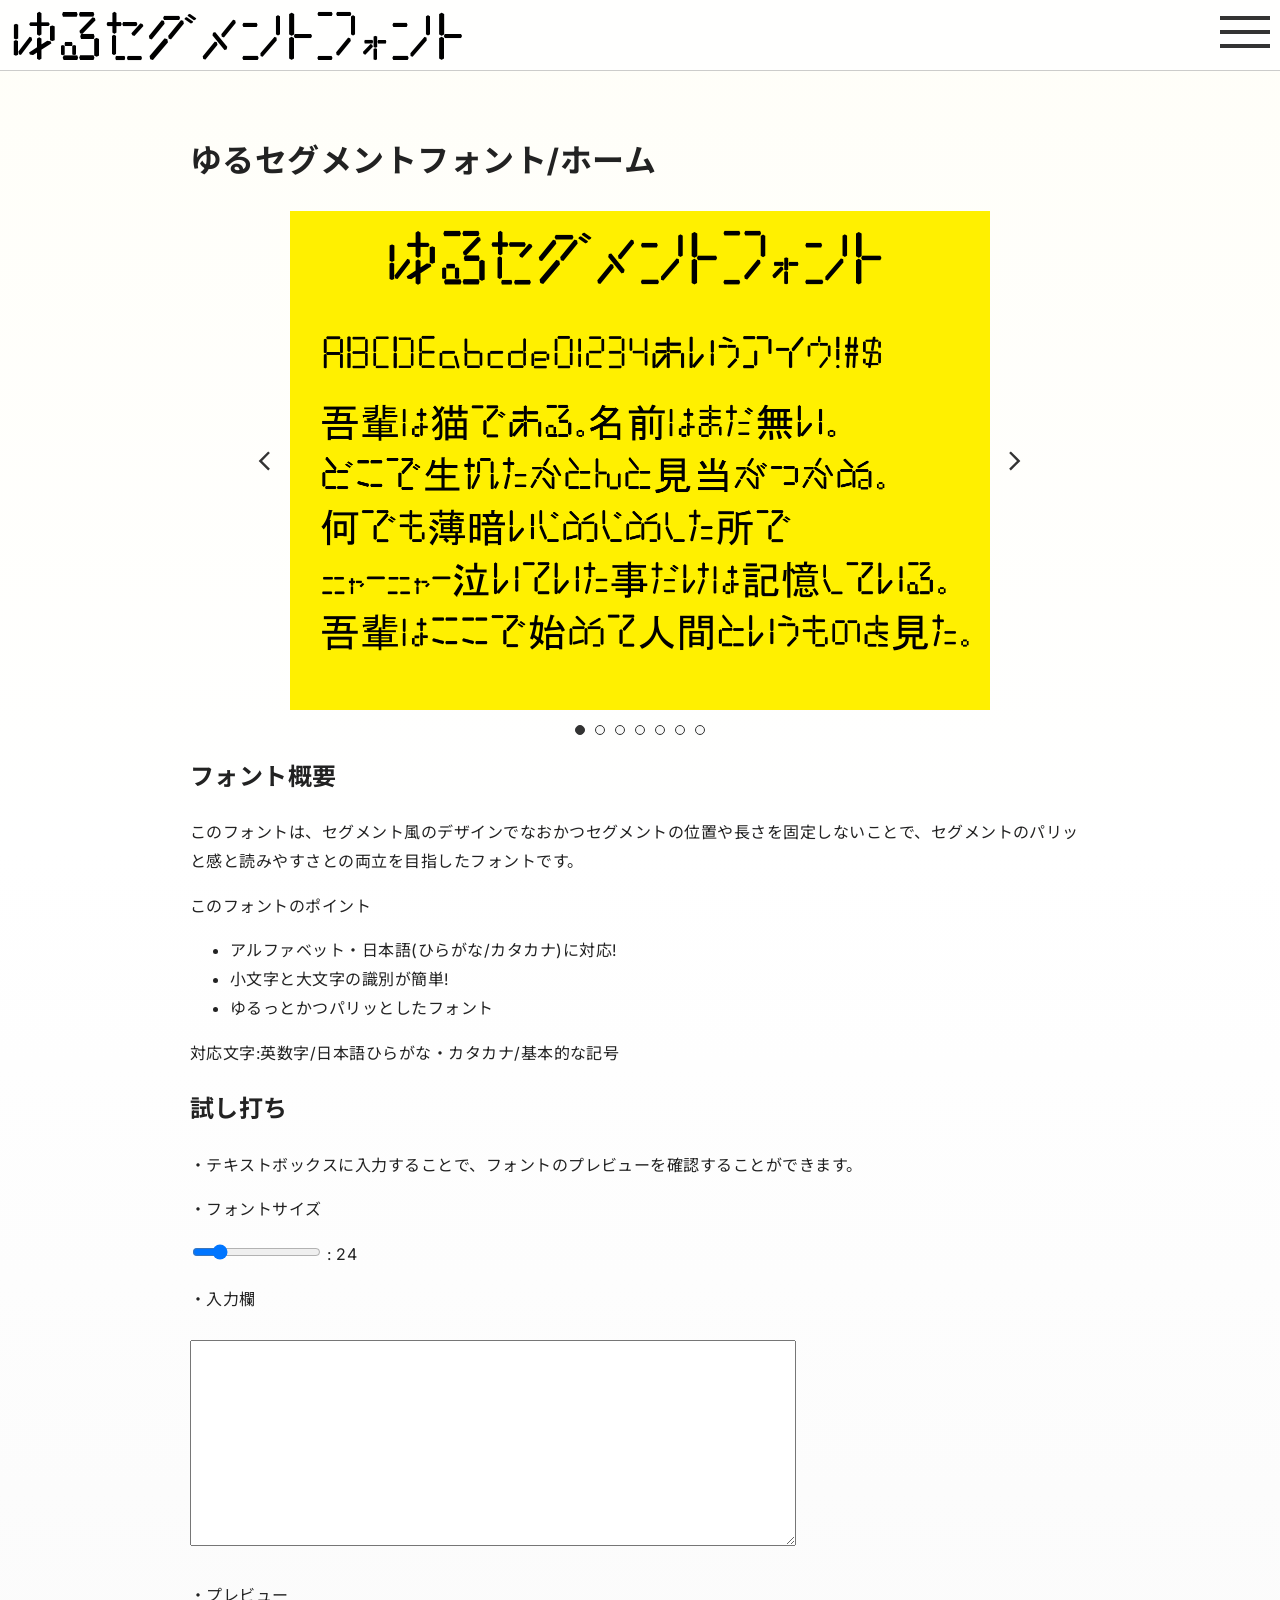
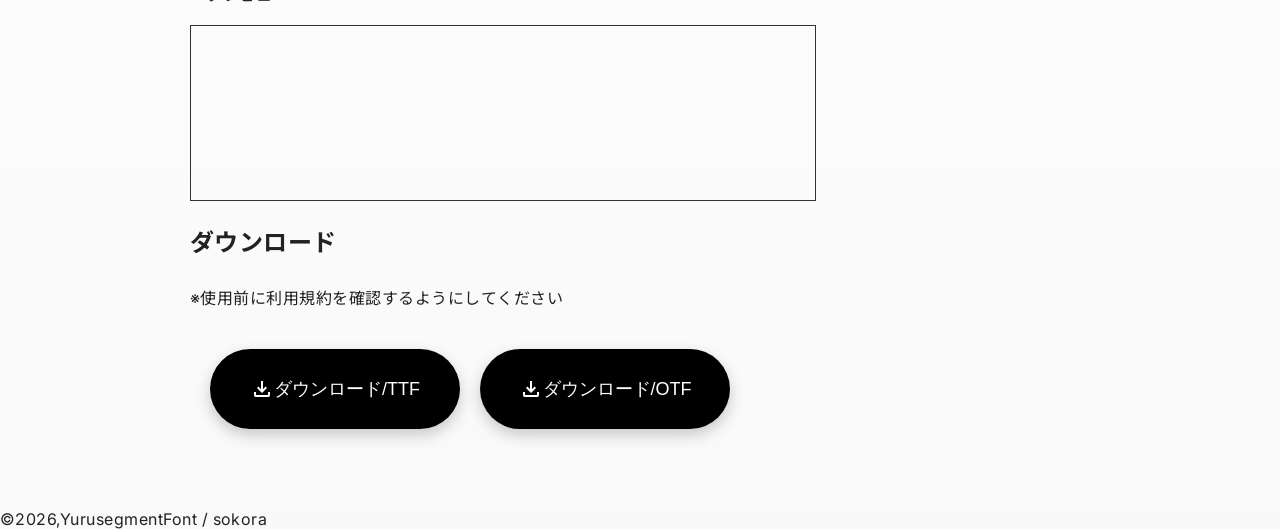
<file: index.html>
<!DOCTYPE html>
<html>
    <head>
        <!-- Google tag (gtag.js) -->
        <script async src="https://www.googletagmanager.com/gtag/js?id=G-CND697DEN7"></script>
        <script>
        window.dataLayer = window.dataLayer || [];
        function gtag(){dataLayer.push(arguments);}
        gtag('js', new Date());
        gtag('config', 'G-CND697DEN7');
        </script>
        <meta charset="UTF-8">
        <title>ゆるセグメントフォント|フリーフォント|商用利用可</title>
        <meta name="description" content="セグメント風フリーフォント「ゆるセグメントフォント」の配布ページです。TTF/OTF両方に対応しています。商用利用可。">
        <meta name="viewport" content="width=device-width, initial-scale=1, minimum-scale=1, user-scalable=yes">
        <link rel="stylesheet" href="Stylesheets.css">
        <link href="https://fonts.googleapis.com/css2?family=Inter:wght@400;500;600&family=Noto+Sans+JP:wght@400;500;600&display=swap" rel="stylesheet">
        <!--OGPタグ-->
        <meta property="og:url" content="https://oisikusananoda-pixel.github.io/YuruSegmentFont/">
        <meta property="og:title" content="ゆるセグメントフォント|フリーフォント|商用利用可">
        <meta property="og:type" content="website">
        <meta property="og:description" content="セグメント風フリーフォント「ゆるセグメントフォント」の配布ページです。TTF/OTF両方に対応しています。商用利用可。">
        <meta property="og:image" content="https://oisikusananoda-pixel.github.io/YuruSegmentFont/YuruSegmentFont_Sample_text.png">
        <meta name="twitter:card" content="summary_large_image">
        <meta name="twitter:site" content="@sokora_no_zasso">
        <meta property="og:site_name" content="ゆるセグメントフォント|フリーフォント|商用利用可">
        <meta property="og:locale" content="ja_JP">
        <!--サイトアイコン-->
        <link rel="icon" href="Yurusegment_Icon.png" sizes="16x16" type="image/png">
        <link rel="icon" href="Yurusegment_Icon.png" sizes="32x32" type="image/png">
        <link rel="icon" href="Yurusegment_Icon.png" sizes="48x48" type="image/png">
        <link rel="icon" href="Yurusegment_Icon.png" sizes="62x62" type="image/png">
        <!--スマホ用アイコン-->
        <link rel="apple-touch-icon" href="Yurusegment_Icon.png" sizes="180x180">
        <link rel="icon" type="image/png" href="Yurusegment_Icon.png" sizes="192x192">
        <!--Windows用タイル設定-->
        <meta name="msapplication-TileImage" content="Yurusegment_Icon">
        <meta name="msapplication-TileColor" content="#FFEEAA">
    </head>
    <body>
        <header>
            <a href="index.html" class="Segment">ゆるセグメントフォント</a>
            <button id="menu">
                <span></span>
                <span></span>
                <span></span>
            </button>
            <nav id="contents">
                <ul>
                    <li><a href="index.html">ホーム</a></li>
                    <li><a href="terms_of_service.html">利用規約/プライバシーポリシー</a></li>
                    <li><a href="Usage_example.html">ニュース/更新履歴</a></li>
                    <li><a href="Contact_form.html">問い合わせ先</a></li>
                    <li><a href="okozukai.html">作者におこづかいをあげる…?</a></li>
                </ul>
            </nav>
            <div id="overlay"></div>
        </header>
        <main>
            <h1>ゆるセグメントフォント/ホーム</h1>
            <div id="photo_area">
                <div id="photos">
                    <button id="photo_left" class="photo_btn"><svg class="photo_icon" xmlns="http://www.w3.org/2000/svg" viewBox="0 -960 960 960" fill="#FFFFFF"><path d="M561-240 320-481l241-241 43 43-198 198 198 198-43 43Z"/></svg></button>
                    <div id="photo_frame">
                    <img src="YuruSegmentFont_Sample_text.png" id="photo_preview" class="anim-box slidein">
                    </div>
                    <button id="photo_right" class="photo_btn"><svg class="photo_icon" xmlns="http://www.w3.org/2000/svg" viewBox="0 -960 960 960" fill="#FFFFFF"><path d="M530-481 332-679l43-43 241 241-241 241-43-43 198-198Z"/></svg></button>
                </div>
            <div class="photo_dots"></div>
            </div>
            <h2>フォント概要</h2>
            <p>このフォントは、セグメント風のデザインでなおかつセグメントの位置や長さを固定しないことで、セグメントのパリッと感と読みやすさとの両立を目指したフォントです。</p>
            <p3>このフォントのポイント</p3>
            <ul>
                <li>アルファベット・日本語(ひらがな/カタカナ)に対応!</li>
                <li>小文字と大文字の識別が簡単!</li>
                <li>ゆるっとかつパリッとしたフォント</li>
            </ul>
            <p>対応文字:英数字/日本語ひらがな・カタカナ/基本的な記号</p>
            <h2>試し打ち</h2>
            <p>・テキストボックスに入力することで、フォントのプレビューを確認することができます。</p>
            <p>・フォントサイズ</p>
            <input type="range" id="font-size" name="font-size" min="12" max="80" value="24">
            <label for="font-size" id="font-size_text">: 24</label>
            <p>・入力欄</p>
            <textarea id="test_input" name="test_input"></textarea>
            <p>・プレビュー</p>
            <div id="preview" name="preview"></div>
            <h2>ダウンロード</h2>
            <p>※使用前に利用規約を確認するようにしてください</p>
            <div id="downloads">
            <button id="TTF_Downlord" name="TTF_Downlord" class="download"><svg class="download_icon" xmlns="http://www.w3.org/2000/svg" height="24px" viewBox="0 -960 960 960" width="24px" fill="#FFFFFF"><path d="M480-320 280-520l56-58 104 104v-326h80v326l104-104 56 58-200 200ZM240-160q-33 0-56.5-23.5T160-240v-120h80v120h480v-120h80v120q0 33-23.5 56.5T720-160H240Z"/></svg>ダウンロード/TTF</button>
            <button id="OTF_Download" name="OTF_Download" class="download"><svg class="download_icon" xmlns="http://www.w3.org/2000/svg" height="24px" viewBox="0 -960 960 960" width="24px" fill="#FFFFFF"><path d="M480-320 280-520l56-58 104 104v-326h80v326l104-104 56 58-200 200ZM240-160q-33 0-56.5-23.5T160-240v-120h80v120h480v-120h80v120q0 33-23.5 56.5T720-160H240Z"/></svg>ダウンロード/OTF</button>
            </div>
        </main>
        <footer>
            ©2026,YurusegmentFont / sokora
        </footer>
        <script src="Script.js"></script>
    </body>
</html>
</file>
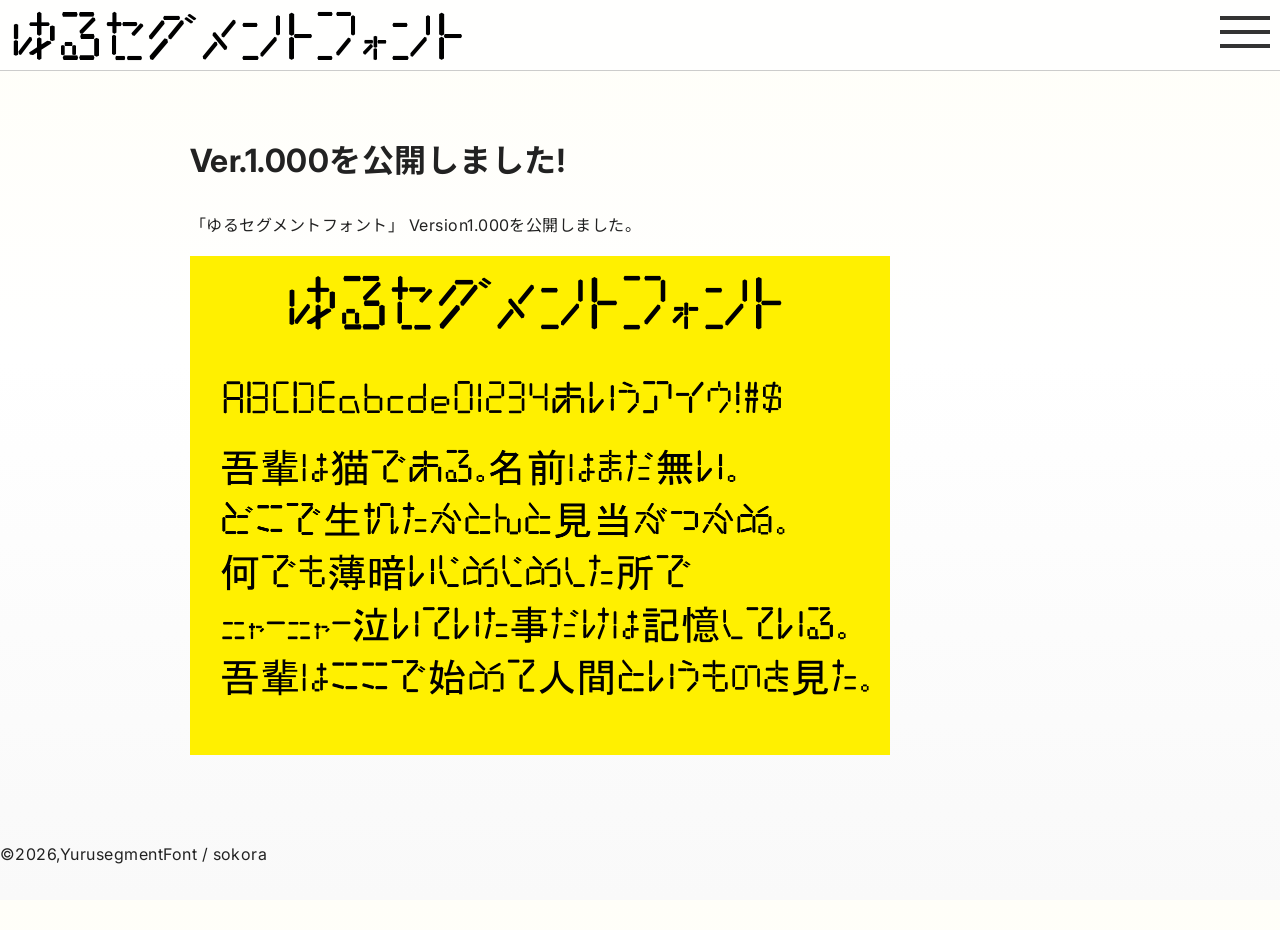
<file: 2026_2_28.html>
<!DOCTYPE html>
<html>
    <head>
        <meta charset="UTF-8">
        <title>ニュース/更新履歴|ゆるセグメントフォント|フリーフォント|商用利用可</title>
        <meta name="description" content="セグメント風フリーフォント「ゆるセグメントフォント」のニュース/更新履歴ページです。">
        <meta name="viewport" content="width=device-width,initial-scale=1">
        <link rel="stylesheet" href="Stylesheets.css">
        <link href="https://fonts.googleapis.com/css2?family=Inter:wght@400;500;600&family=Noto+Sans+JP:wght@400;500;600&display=swap" rel="stylesheet">
        <!--OGPタグ-->
        <meta property="og:url" content="https://oisikusananoda-pixel.github.io/YuruSegmentFont/">
        <meta property="og:title" content="ゆるセグメントフォント|フリーフォント|商用利用可">
        <meta property="og:type" content="website">
        <meta property="og:description" content="セグメント風フリーフォント「ゆるセグメントフォント」のVer.1.000公開ニュースのページです。">
        <meta property="og:image" content="https://oisikusananoda-pixel.github.io/YuruSegmentFont/YuruSegmentFont_Sample_text.png">
        <meta name="twitter:card" content="summary_large_image">
        <meta name="twitter:site" content="@sokora_no_zasso">
        <meta property="og:site_name" content="ゆるセグメントフォント|フリーフォント|商用利用可">
        <meta property="og:locale" content="ja_JP">
        <!--サイトアイコン-->
        <link rel="icon" href="Yurusegment_Icon.png" sizes="16x16" type="image/png">
        <link rel="icon" href="Yurusegment_Icon.png" sizes="32x32" type="image/png">
        <link rel="icon" href="Yurusegment_Icon.png" sizes="48x48" type="image/png">
        <link rel="icon" href="Yurusegment_Icon.png" sizes="62x62" type="image/png">
        <!--スマホ用アイコン-->
        <link rel="apple-touch-icon" href="Yurusegment_Icon.png" sizes="180x180">
        <link rel="icon" type="image/png" href="Yurusegment_Icon.png" sizes="192x192">
        <!--Windows用タイル設定-->
        <meta name="msapplication-TileImage" content="Yurusegment_Icon">
        <meta name="msapplication-TileColor" content="#FFEEAA">
    </head>
    <body>
        <header>
            <a href="index.html" class="Segment">ゆるセグメントフォント</a>
            <button id="menu">
                <span></span>
                <span></span>
                <span></span>
            </button>
            <nav id="contents">
                <ul>
                    <li><a href="index.html">ホーム</a></li>
                    <li><a href="terms_of_service.html">利用規約/プライバシーポリシー</a></li>
                    <li><a href="Usage_example.html">ニュース/更新履歴</a></li>
                    <li><a href="Contact_form.html">問い合わせ先</a></li>
                    <li><a href="okozukai.html">作者におこづかいをあげる…?</a></li>
                </ul>
            </nav>
            <div id="overlay"></div>
        </header>
        <main>
            <h1>Ver.1.000を公開しました!</h1>
            <p>「ゆるセグメントフォント」 Version1.000を公開しました。</p>
            <img src="YuruSegmentFont_Sample_text.png" class="news_photos">
        </main>
        <footer>
            ©2026,YurusegmentFont / sokora
        </footer>
        <script src="Script.js"></script>
    </body>
</html>
</file>
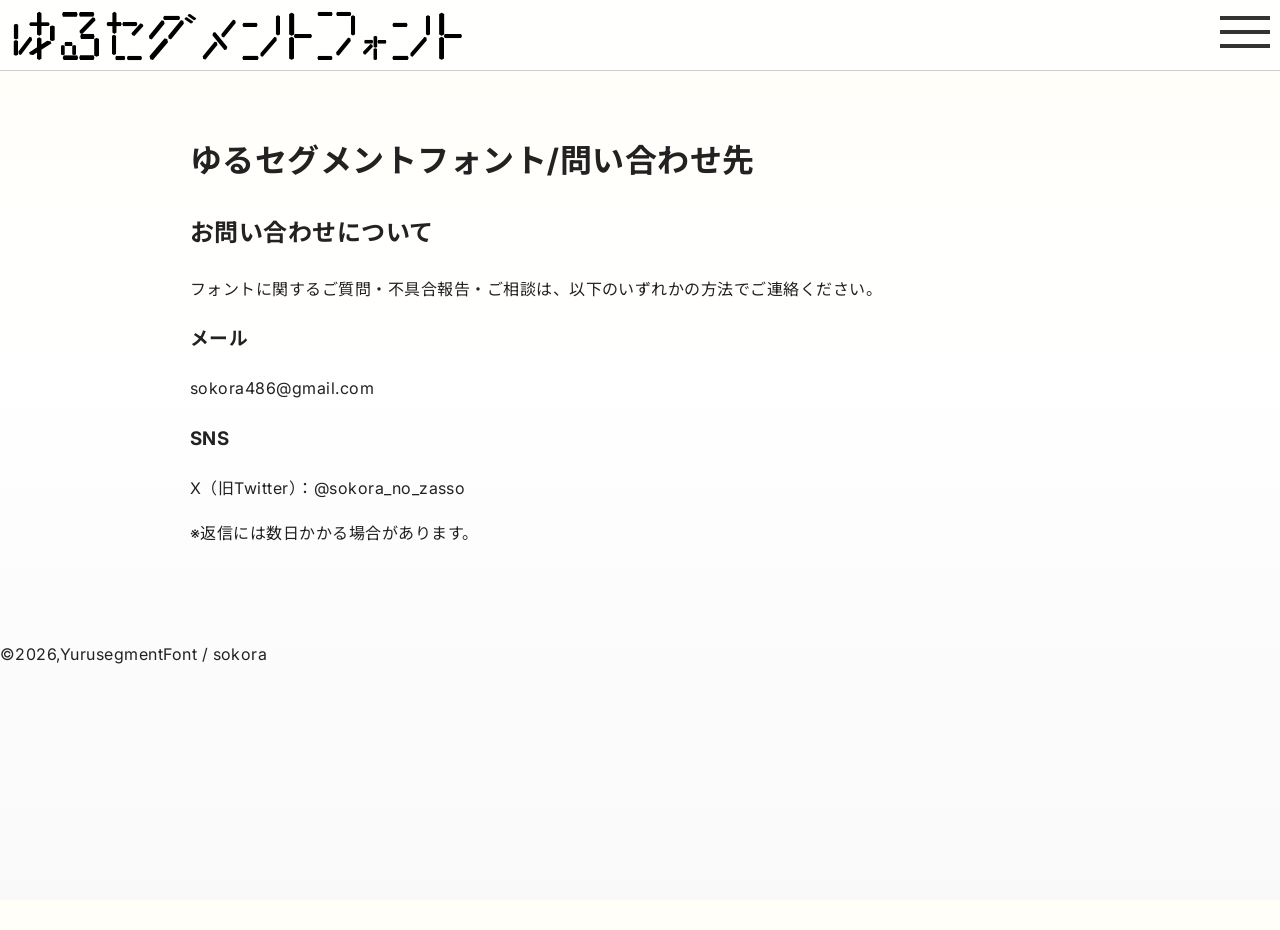
<file: Contact_form.html>
<!DOCTYPE html>
<html>
    <head>
        <meta charset="UTF-8">
        <title>問い合わせフォーム|ゆるセグメントフォント|フリーフォント|商用利用可</title>
        <meta name="description" content="セグメント風フリーフォント「ゆるセグメントフォント」の問い合わせフォームです。">
        <meta name="viewport" content="width=device-width,initial-scale=1">
        <link rel="stylesheet" href="Stylesheets.css">
        <link href="https://fonts.googleapis.com/css2?family=Inter:wght@400;500;600&family=Noto+Sans+JP:wght@400;500;600&display=swap" rel="stylesheet">
        <!--OGPタグ-->
        <meta property="og:url" content="https://oisikusananoda-pixel.github.io/YuruSegmentFont/">
        <meta property="og:title" content="ゆるセグメントフォント|フリーフォント|商用利用可">
        <meta property="og:type" content="website">
        <meta property="og:description" content="セグメント風フリーフォント「ゆるセグメントフォント」の問い合わせ場所記載ページです。">
        <meta property="og:image" content="https://oisikusananoda-pixel.github.io/YuruSegmentFont/YuruSegmentFont_Sample_text.png">
        <meta name="twitter:card" content="summary_large_image">
        <meta name="twitter:site" content="@sokora_no_zasso">
        <meta property="og:site_name" content="ゆるセグメントフォント|フリーフォント|商用利用可">
        <meta property="og:locale" content="ja_JP">
        <!--サイトアイコン-->
        <link rel="icon" href="Yurusegment_Icon.png" sizes="16x16" type="image/png">
        <link rel="icon" href="Yurusegment_Icon.png" sizes="32x32" type="image/png">
        <link rel="icon" href="Yurusegment_Icon.png" sizes="48x48" type="image/png">
        <link rel="icon" href="Yurusegment_Icon.png" sizes="62x62" type="image/png">
        <!--スマホ用アイコン-->
        <link rel="apple-touch-icon" href="Yurusegment_Icon.png" sizes="180x180">
        <link rel="icon" type="image/png" href="Yurusegment_Icon.png" sizes="192x192">
        <!--Windows用タイル設定-->
        <meta name="msapplication-TileImage" content="Yurusegment_Icon">
        <meta name="msapplication-TileColor" content="#FFEEAA">
    </head>
    <body>
        <header>
            <a href="index.html" class="Segment">ゆるセグメントフォント</a>
            <button id="menu">
                <span></span>
                <span></span>
                <span></span>
            </button>
            <nav id="contents">
                <ul>
                    <li><a href="index.html">ホーム</a></li>
                    <li><a href="terms_of_service.html">利用規約</a></li>
                    <li><a href="Usage_example.html">ニュース/更新履歴</a></li>
                    <li><a href="Contact_form.html">問い合わせ先</a></li>
                    <li><a href="okozukai.html">作者におこづかいをあげる…?</a></li>
                </ul>
            </nav>
            <div id="overlay"></div>
        </header>
        <main>
            <h1>ゆるセグメントフォント/問い合わせ先</h1>
            <h2>お問い合わせについて</h2>

        <p>
        フォントに関するご質問・不具合報告・ご相談は、以下のいずれかの方法でご連絡ください。
        </p>

<h3>メール</h3>
<p>
sokora486@gmail.com
</p>
<h3>SNS</h3>
<p>
X（旧Twitter）：@sokora_no_zasso
</p>

<p>
※返信には数日かかる場合があります。
</p>
        </main>
        <footer>
            ©2026,YurusegmentFont / sokora
        </footer>
        <script src="Script.js"></script>
    </body>
</html>
</file>
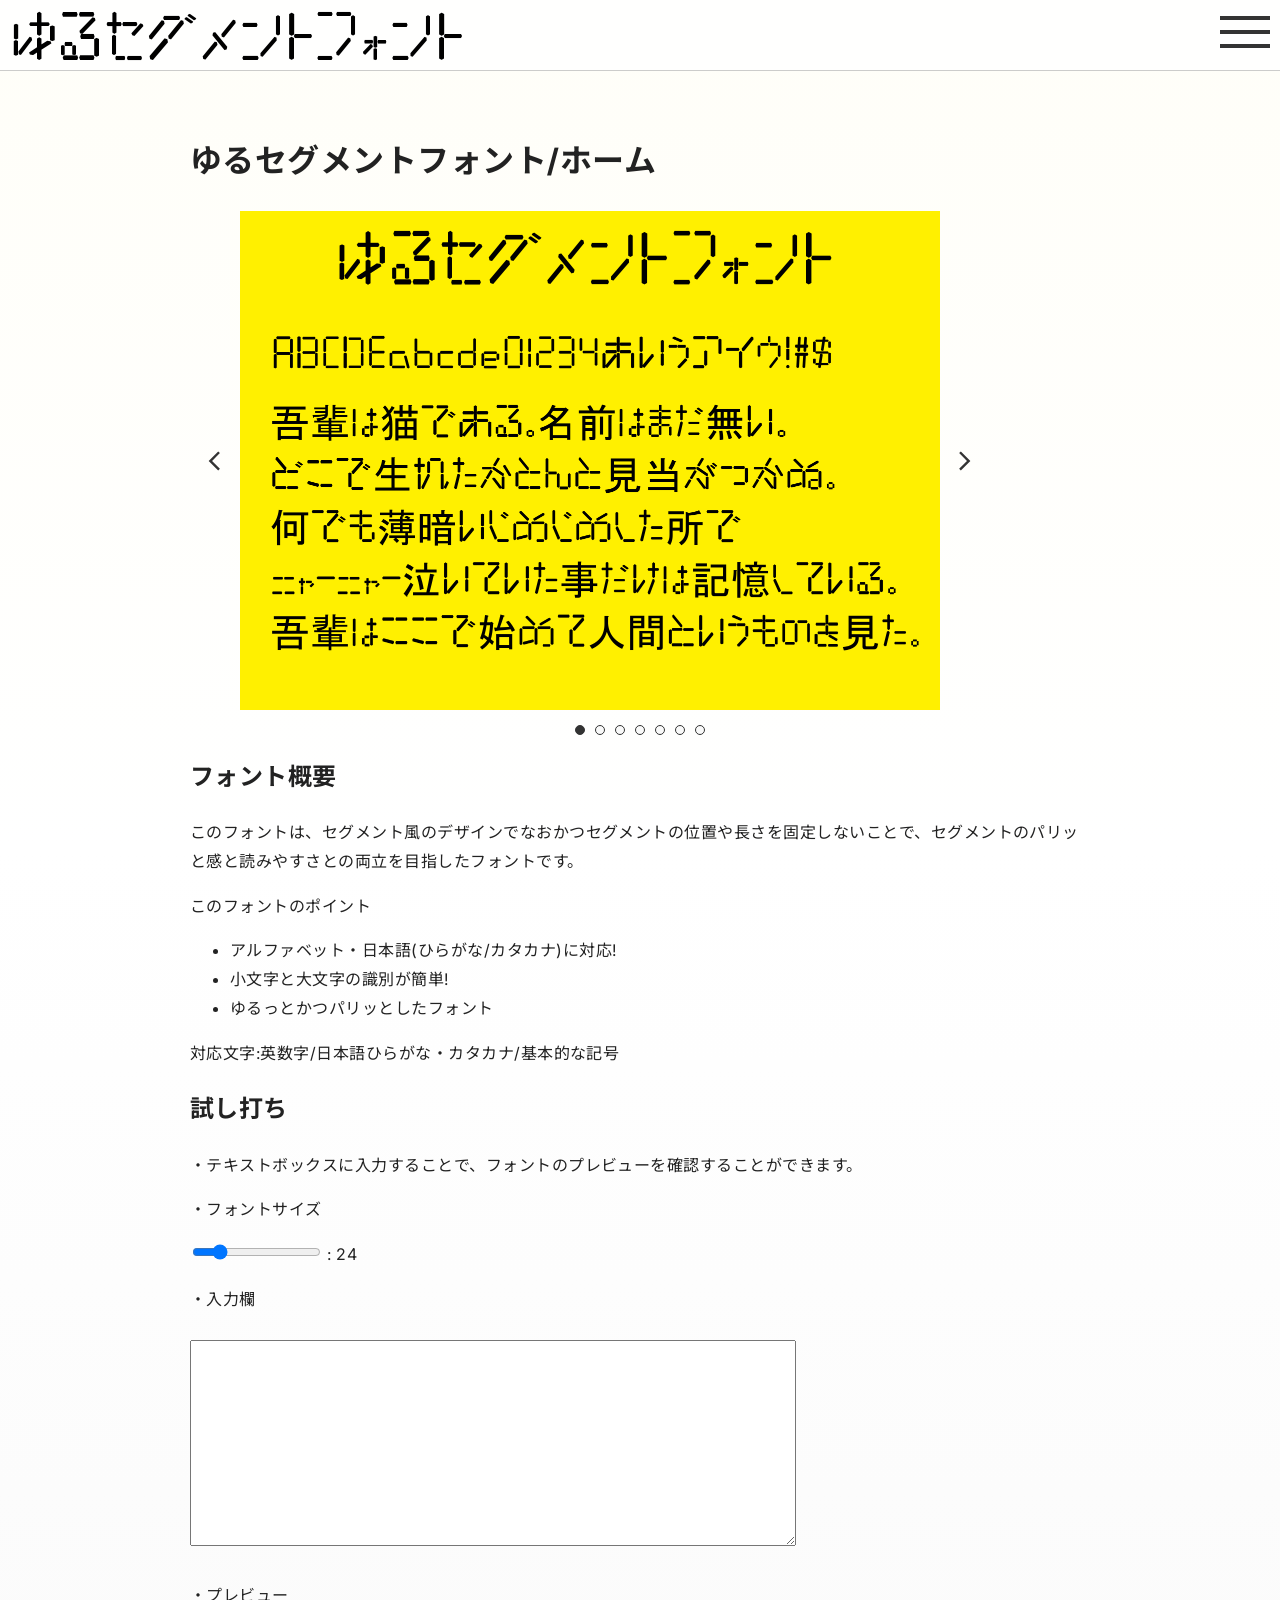
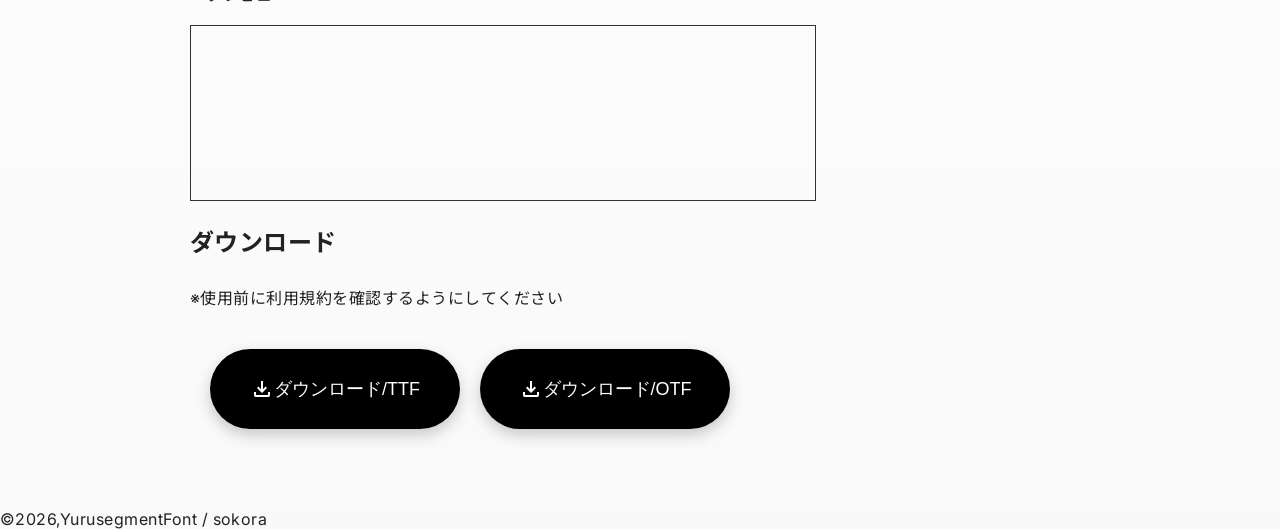
<file: mainpage.html>
<!DOCTYPE html>
<html>
    <head>
        <meta charset="UTF-8">
        <title>ゆるセグメントフォント|フリーフォント|商用利用可</title>
        <meta name="description" content="セグメント風フリーフォント「ゆるセグメントフォント」の配布ページです。TTF/OTF両方に対応しています。商用利用可。">
        <meta name="viewport" content="width=device-width, initial-scale=1, minimum-scale=1, user-scalable=yes">
        <link rel="stylesheet" href="Stylesheets.css">
        <link href="https://fonts.googleapis.com/css2?family=Inter:wght@400;500;600&family=Noto+Sans+JP:wght@400;500;600&display=swap" rel="stylesheet">
        <!--OGPタグ-->
        <meta property="og:url" content="[url]">
        <meta property="og:title" content="ゆるセグメントフォント|フリーフォント|商用利用可">
        <meta property="og:type" content="website">
        <meta property="og:description" content="セグメント風フリーフォント「ゆるセグメントフォント」の配布ページです。TTF/OTF両方に対応しています。商用利用可。">
        <meta property="og:image" content="[画像(SNS表示用/絶対リンク)]">
        <meta name="twitter:card" content="summary_large_image">
        <meta name="twitter:site" content="@sokora_no_zasso">
        <meta property="og:site_name" content="ゆるセグメントフォント|フリーフォント|商用利用可">
        <meta property="og:locale" content="ja_JP">
        <!--サイトアイコン-->
        <link rel="icon" href="Yurusegment_Icon.png" sizes="16x16" type="image/png">
        <link rel="icon" href="Yurusegment_Icon.png" sizes="32x32" type="image/png">
        <link rel="icon" href="Yurusegment_Icon.png" sizes="48x48" type="image/png">
        <link rel="icon" href="Yurusegment_Icon.png" sizes="62x62" type="image/png">
        <!--スマホ用アイコン-->
        <link rel="apple-touch-icon" href="Yurusegment_Icon.png" sizes="180x180">
        <link rel="icon" type="image/png" href="Yurusegment_Icon.png" sizes="192x192">
        <!--Windows用タイル設定-->
        <meta name="msapplication-TileImage" content="Yurusegment_Icon">
        <meta name="msapplication-TileColor" content="#FFEEAA">
    </head>
    <body>
        <header>
            <a href="mainpage.html" class="Segment">ゆるセグメントフォント</a>
            <button id="menu">
                <span></span>
                <span></span>
                <span></span>
            </button>
            <nav id="contents">
                <ul>
                    <li><a href="mainpage.html">ホーム</a></li>
                    <li><a href="terms_of_service.html">利用規約</a></li>
                    <li><a href="Usage_example.html">ニュース/更新履歴</a></li>
                    <li><a href="Contact_form.html">問い合わせ先</a></li>
                    <li><a href="okozukai.html">作者におこづかいをあげる…?</a></li>
                </ul>
            </nav>
            <div id="overlay"></div>
        </header>
        <main>
            <h1>ゆるセグメントフォント/ホーム</h1>
            <div id="photos">
                <button id="photo_left" class="photo_btn"><svg class="photo_icon" xmlns="http://www.w3.org/2000/svg" viewBox="0 -960 960 960" fill="#FFFFFF"><path d="M561-240 320-481l241-241 43 43-198 198 198 198-43 43Z"/></svg></button>
                <div id="photo_frame">
                <img src="YuruSegmentFont_Sample_text.png" id="photo_preview" class="anim-box slidein">
                </div>
                <button id="photo_right" class="photo_btn"><svg class="photo_icon" xmlns="http://www.w3.org/2000/svg" viewBox="0 -960 960 960" fill="#FFFFFF"><path d="M530-481 332-679l43-43 241 241-241 241-43-43 198-198Z"/></svg></button>
            </div>
            <div class="photo_dots"></div>
            <h2>フォント概要</h2>
            <p>このフォントは、セグメント風のデザインでなおかつセグメントの位置や長さを固定しないことで、セグメントのパリッと感と読みやすさとの両立を目指したフォントです。</p>
            <p3>このフォントのポイント</p3>
            <ul>
                <li>アルファベット・日本語(ひらがな/カタカナ)に対応!</li>
                <li>小文字と大文字の識別が簡単!</li>
                <li>ゆるっとかつパリッとしたフォント</li>
            </ul>
            <p>対応文字:英数字/日本語ひらがな・カタカナ/基本的な記号</p>
            <h2>試し打ち</h2>
            <p>・テキストボックスに入力することで、フォントのプレビューを確認することができます。</p>
            <p>・フォントサイズ</p>
            <input type="range" id="font-size" name="font-size" min="12" max="80" value="24">
            <label for="font-size" id="font-size_text">: 24</label>
            <p>・入力欄</p>
            <textarea id="test_input" name="test_input"></textarea>
            <p>・プレビュー</p>
            <div id="preview" name="preview"></div>
            <h2>ダウンロード</h2>
            <p>※使用前に利用規約を確認するようにしてください</p>
            <div id="downloads">
            <button id="TTF_Downlord" name="TTF_Downlord" class="download"><svg class="download_icon" xmlns="http://www.w3.org/2000/svg" height="24px" viewBox="0 -960 960 960" width="24px" fill="#FFFFFF"><path d="M480-320 280-520l56-58 104 104v-326h80v326l104-104 56 58-200 200ZM240-160q-33 0-56.5-23.5T160-240v-120h80v120h480v-120h80v120q0 33-23.5 56.5T720-160H240Z"/></svg>ダウンロード/TTF</button>
            <button id="OTF_Download" name="OTF_Download" class="download"><svg class="download_icon" xmlns="http://www.w3.org/2000/svg" height="24px" viewBox="0 -960 960 960" width="24px" fill="#FFFFFF"><path d="M480-320 280-520l56-58 104 104v-326h80v326l104-104 56 58-200 200ZM240-160q-33 0-56.5-23.5T160-240v-120h80v120h480v-120h80v120q0 33-23.5 56.5T720-160H240Z"/></svg>ダウンロード/OTF</button>
            </div>
        </main>
        <footer>
            ©2026,YurusegmentFont / sokora
        </footer>
        <script src="Script.js"></script>
    </body>
</html>
</file>
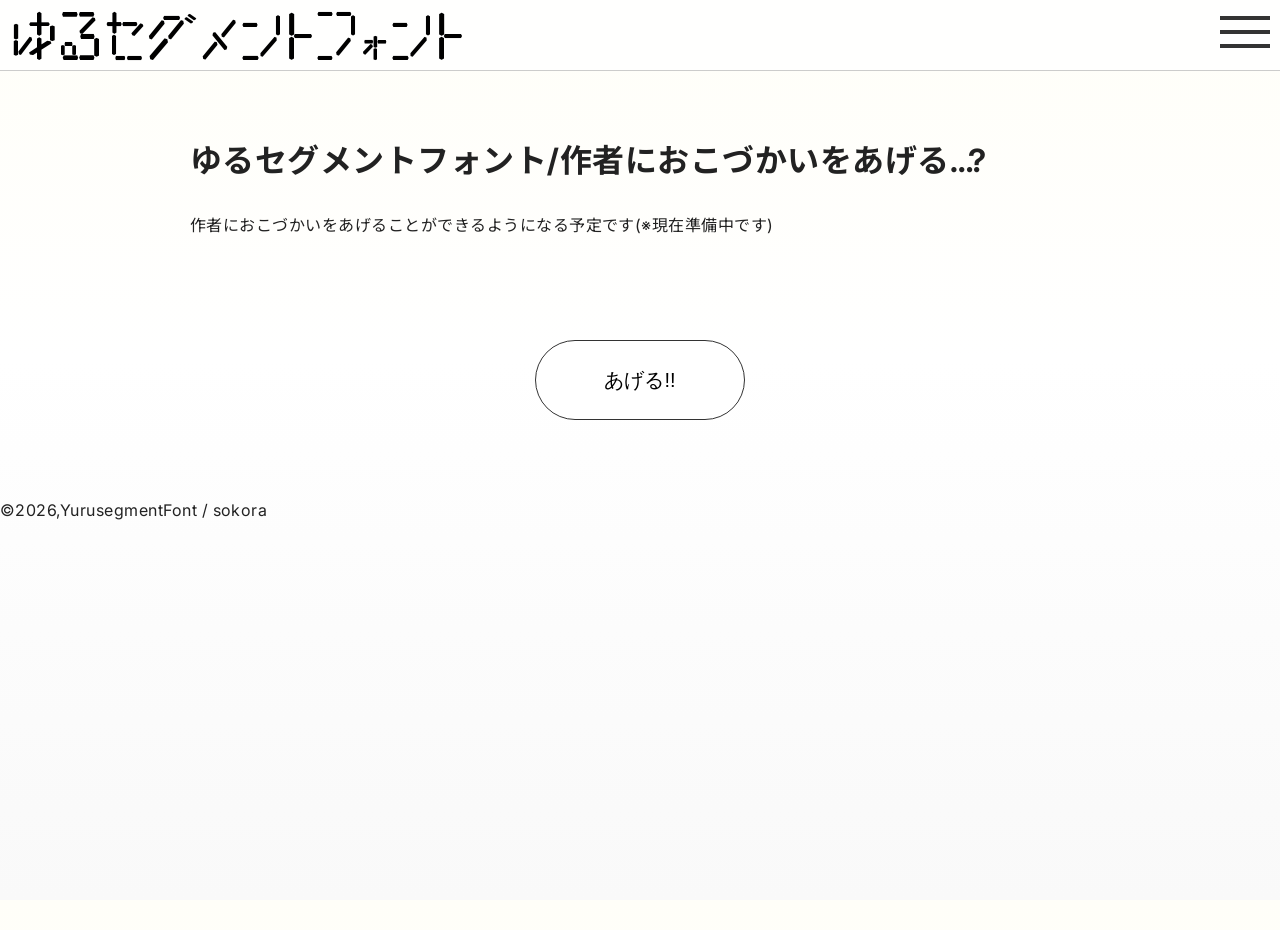
<file: okozukai.html>
<!DOCTYPE html>
<html>
    <head>
        <meta charset="UTF-8">
        <title>作者におこづかいをあげる…?|ゆるセグメントフォント|フリーフォント|商用利用可</title>
        <meta name="description" content="セグメント風フリーフォント「ゆるセグメントフォント」の作者支援用ページです。">
        <meta name="viewport" content="width=device-width,initial-scale=1">
        <link rel="stylesheet" href="Stylesheets.css">
        <link href="https://fonts.googleapis.com/css2?family=Inter:wght@400;500;600&family=Noto+Sans+JP:wght@400;500;600&display=swap" rel="stylesheet">
        <!--OGPタグ-->
        <meta property="og:url" content="https://oisikusananoda-pixel.github.io/YuruSegmentFont/">
        <meta property="og:title" content="ゆるセグメントフォント|フリーフォント|商用利用可">
        <meta property="og:type" content="website">
        <meta property="og:description" content="セグメント風フリーフォント「ゆるセグメントフォント」の作者支援用ページです。現在準備中です。">
        <meta property="og:image" content="https://oisikusananoda-pixel.github.io/YuruSegmentFont/YuruSegmentFont_Sample_text.png">
        <meta name="twitter:card" content="summary_large_image">
        <meta name="twitter:site" content="@sokora_no_zasso">
        <meta property="og:site_name" content="ゆるセグメントフォント|フリーフォント|商用利用可">
        <meta property="og:locale" content="ja_JP">
        <!--サイトアイコン-->
        <link rel="icon" href="Yurusegment_Icon.png" sizes="16x16" type="image/png">
        <link rel="icon" href="Yurusegment_Icon.png" sizes="32x32" type="image/png">
        <link rel="icon" href="Yurusegment_Icon.png" sizes="48x48" type="image/png">
        <link rel="icon" href="Yurusegment_Icon.png" sizes="62x62" type="image/png">
        <!--スマホ用アイコン-->
        <link rel="apple-touch-icon" href="Yurusegment_Icon.png" sizes="180x180">
        <link rel="icon" type="image/png" href="Yurusegment_Icon.png" sizes="192x192">
        <!--Windows用タイル設定-->
        <meta name="msapplication-TileImage" content="Yurusegment_Icon">
        <meta name="msapplication-TileColor" content="#FFEEAA">
    </head>
    <body>
        <header>
            <a href="index.html" class="Segment">ゆるセグメントフォント</a>
            <button id="menu">
                <span></span>
                <span></span>
                <span></span>
            </button>
            <nav id="contents">
                <ul>
                    <li><a href="index.html">ホーム</a></li>
                    <li><a href="terms_of_service.html">利用規約/プライバシーポリシー</a></li>
                    <li><a href="Usage_example.html">ニュース/更新履歴</a></li>
                    <li><a href="Contact_form.html">問い合わせ先</a></li>
                    <li><a href="okozukai.html">作者におこづかいをあげる…?</a></li>
                </ul>
            </nav>
            <div id="overlay"></div>
        </header>
        <main>
            <h1>ゆるセグメントフォント/作者におこづかいをあげる…?</h1>
            <p>作者におこづかいをあげることができるようになる予定です(※現在準備中です)</p>
            <div class="wrap">
            <button id="okozukai_button">あげる!!</button>
            <span class="face">(゜ロ゜)</span>

            </div>
        </main>
        <footer>
            ©2026,YurusegmentFont / sokora
        </footer>
        <script src="Script.js"></script>
    </body>
</html>
</file>
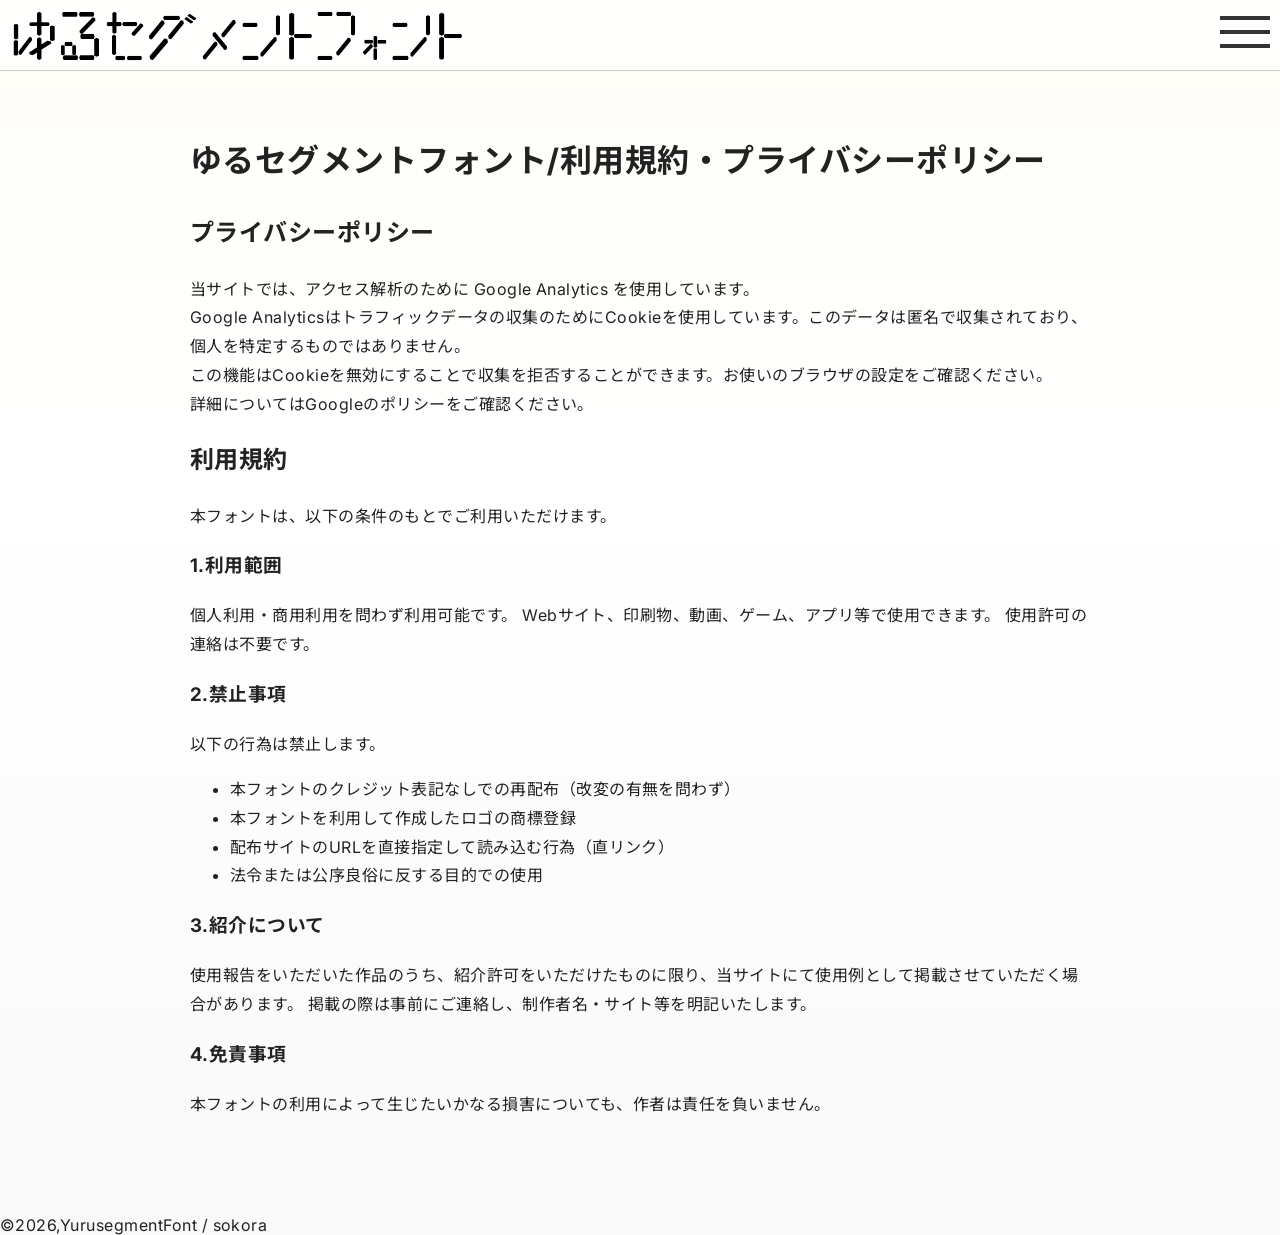
<file: terms_of_service.html>
<!DOCTYPE html>
<html>
    <head>
        <meta charset="UTF-8">
        <title>利用規約|ゆるセグメントフォント|フリーフォント|商用利用可</title>
        <meta name="description" content="セグメント風フリーフォント「ゆるセグメントフォント」の利用規約/プライバシーポリシーページです。">
        <meta name="viewport" content="width=device-width,initial-scale=1">
        <link rel="stylesheet" href="Stylesheets.css">
        <link href="https://fonts.googleapis.com/css2?family=Inter:wght@400;500;600&family=Noto+Sans+JP:wght@400;500;600&display=swap" rel="stylesheet">
        <!--OGPタグ-->
        <meta property="og:url" content="https://oisikusananoda-pixel.github.io/YuruSegmentFont/">
        <meta property="og:title" content="ゆるセグメントフォント|フリーフォント|商用利用可">
        <meta property="og:type" content="website">
        <meta property="og:description" content="セグメント風フリーフォント「ゆるセグメントフォント」の利用規約/プライバシーポリシーページです。">
        <meta property="og:image" content="https://oisikusananoda-pixel.github.io/YuruSegmentFont/YuruSegmentFont_Sample_text.png">
        <meta name="twitter:card" content="summary_large_image">
        <meta name="twitter:site" content="@sokora_no_zasso">
        <meta property="og:site_name" content="ゆるセグメントフォント|フリーフォント|商用利用可">
        <meta property="og:locale" content="ja_JP">
        <!--サイトアイコン-->
        <link rel="icon" href="Yurusegment_Icon.png" sizes="16x16" type="image/png">
        <link rel="icon" href="Yurusegment_Icon.png" sizes="32x32" type="image/png">
        <link rel="icon" href="Yurusegment_Icon.png" sizes="48x48" type="image/png">
        <link rel="icon" href="Yurusegment_Icon.png" sizes="62x62" type="image/png">
        <!--スマホ用アイコン-->
        <link rel="apple-touch-icon" href="Yurusegment_Icon.png" sizes="180x180">
        <link rel="icon" type="image/png" href="Yurusegment_Icon.png" sizes="192x192">
        <!--Windows用タイル設定-->
        <meta name="msapplication-TileImage" content="Yurusegment_Icon">
        <meta name="msapplication-TileColor" content="#FFEEAA">
    </head>
    <body>
        <header>
            <a href="index.html" class="Segment">ゆるセグメントフォント</a>
            <button id="menu">
                <span></span>
                <span></span>
                <span></span>
            </button>
            <nav id="contents">
                <ul>
                    <li><a href="index.html">ホーム</a></li>
                    <li><a href="terms_of_service.html">利用規約/プライバシーポリシー</a></li>
                    <li><a href="Usage_example.html">ニュース/更新履歴</a></li>
                    <li><a href="Contact_form.html">問い合わせ先</a></li>
                    <li><a href="okozukai.html">作者におこづかいをあげる…?</a></li>
                </ul>
            </nav>
            <div id="overlay"></div>
        </header>
        <main>
            <h1>ゆるセグメントフォント/利用規約・プライバシーポリシー</h1>

            <h2>プライバシーポリシー</h2>
            <p>当サイトでは、アクセス解析のために Google Analytics を使用しています。<br>

            Google Analyticsはトラフィックデータの収集のためにCookieを使用しています。このデータは匿名で収集されており、個人を特定するものではありません。<br>

            この機能はCookieを無効にすることで収集を拒否することができます。お使いのブラウザの設定をご確認ください。<br>

            詳細についてはGoogleのポリシーをご確認ください。</p>
            <h2>利用規約</h2>

            <p>本フォントは、以下の条件のもとでご利用いただけます。</p>

            <h3>1.利用範囲</h3>

            <p>個人利用・商用利用を問わず利用可能です。

            Webサイト、印刷物、動画、ゲーム、アプリ等で使用できます。

            使用許可の連絡は不要です。</p>

            <h3>2.禁止事項</h3>

            <p>以下の行為は禁止します。</p>
            <ul>
                <li>本フォントのクレジット表記なしでの再配布（改変の有無を問わず）</li>

                <li>本フォントを利用して作成したロゴの商標登録</li>

                <li>配布サイトのURLを直接指定して読み込む行為（直リンク）</li>

                <li>法令または公序良俗に反する目的での使用</li>
            </ul>
            <h3>3.紹介について</h3>

            <p>使用報告をいただいた作品のうち、紹介許可をいただけたものに限り、当サイトにて使用例として掲載させていただく場合があります。
            掲載の際は事前にご連絡し、制作者名・サイト等を明記いたします。</p>

            <h3>4.免責事項</h3>

            <p>本フォントの利用によって生じたいかなる損害についても、作者は責任を負いません。</p>
        </main>
        <footer>
            ©2026,YurusegmentFont / sokora
        </footer>
        <script src="Script.js"></script>
    </body>
</html>
</file>
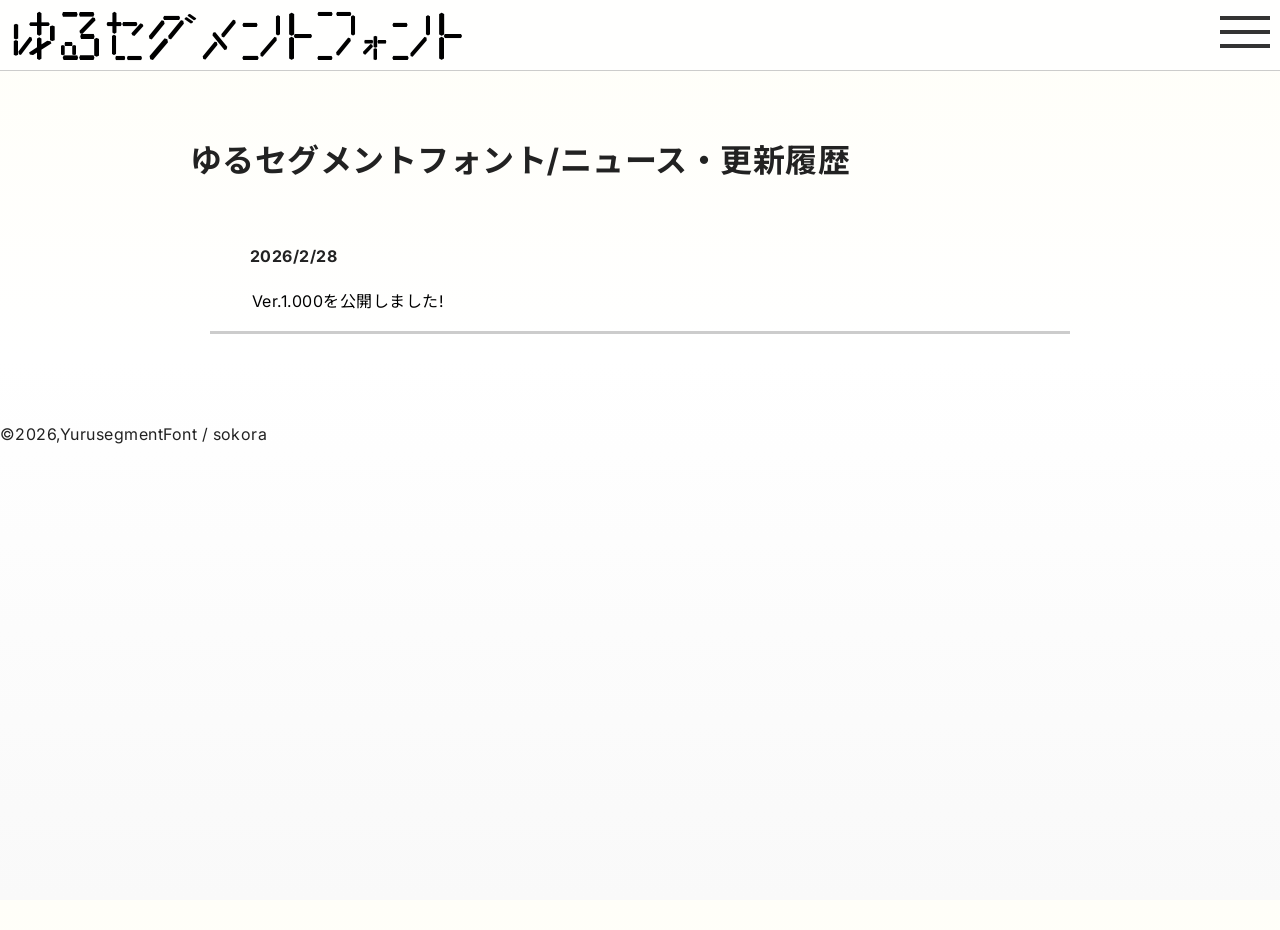
<file: Usage_example.html>
<!DOCTYPE html>
<html>
    <head>
        <meta charset="UTF-8">
        <title>ニュース/更新履歴|ゆるセグメントフォント|フリーフォント|商用利用可</title>
        <meta name="description" content="セグメント風フリーフォント「ゆるセグメントフォント」のニュース/更新履歴ページです。">
        <meta name="viewport" content="width=device-width,initial-scale=1">
        <link rel="stylesheet" href="Stylesheets.css">
        <link href="https://fonts.googleapis.com/css2?family=Inter:wght@400;500;600&family=Noto+Sans+JP:wght@400;500;600&display=swap" rel="stylesheet">
        <!--OGPタグ-->
        <meta property="og:url" content="https://oisikusananoda-pixel.github.io/YuruSegmentFont/">
        <meta property="og:title" content="ゆるセグメントフォント|フリーフォント|商用利用可">
        <meta property="og:type" content="website">
        <meta property="og:description" content="セグメント風フリーフォント「ゆるセグメントフォント」のニュース/更新履歴のページです。">
        <meta property="og:image" content="https://oisikusananoda-pixel.github.io/YuruSegmentFont/YuruSegmentFont_Sample_text.png">
        <meta name="twitter:card" content="summary_large_image">
        <meta name="twitter:site" content="@sokora_no_zasso">
        <meta property="og:site_name" content="ゆるセグメントフォント|フリーフォント|商用利用可">
        <meta property="og:locale" content="ja_JP">
        <!--サイトアイコン-->
        <link rel="icon" href="Yurusegment_Icon.png" sizes="16x16" type="image/png">
        <link rel="icon" href="Yurusegment_Icon.png" sizes="32x32" type="image/png">
        <link rel="icon" href="Yurusegment_Icon.png" sizes="48x48" type="image/png">
        <link rel="icon" href="Yurusegment_Icon.png" sizes="62x62" type="image/png">
        <!--スマホ用アイコン-->
        <link rel="apple-touch-icon" href="Yurusegment_Icon.png" sizes="180x180">
        <link rel="icon" type="image/png" href="Yurusegment_Icon.png" sizes="192x192">
        <!--Windows用タイル設定-->
        <meta name="msapplication-TileImage" content="Yurusegment_Icon">
        <meta name="msapplication-TileColor" content="#FFEEAA">
    </head>
    <body>
        <header>
            <a href="index.html" class="Segment">ゆるセグメントフォント</a>
            <button id="menu">
                <span></span>
                <span></span>
                <span></span>
            </button>
            <nav id="contents">
                <ul>
                    <li><a href="index.html">ホーム</a></li>
                    <li><a href="terms_of_service.html">利用規約/プライバシーポリシー</a></li>
                    <li><a href="Usage_example.html">ニュース/更新履歴</a></li>
                    <li><a href="Contact_form.html">問い合わせ先</a></li>
                    <li><a href="okozukai.html">作者におこづかいをあげる…?</a></li>
                </ul>
            </nav>
            <div id="overlay"></div>
        </header>
        <main>
            <h1>ゆるセグメントフォント/ニュース・更新履歴</h1>
            <ul id="news_list">
                <li class="news_child">
                    <ul>
                        <p class="date">2026/2/28</p>
                        <a href="2026_2_28.html">Ver.1.000を公開しました!</a>
                    </ul>
                </li>
            </ul>
        </main>
        <footer>
            ©2026,YurusegmentFont / sokora
        </footer>
        <script src="Script.js"></script>
    </body>
</html>
</file>
<file: Stylesheets.css>
/*pc用*/
@font-face {
    font-family: "YuruSegmentFont";
    src: url(YurusegmentFont.ttf) format("truetype");
    font-display: swap; 
}

.anim-box.slidein.is-animated-left {
  animation: slideIn-left 1.5s cubic-bezier(0.25, 1, 0.5, 1) forwards;
}

.anim-box.slidein.is-animated-right {
  animation: slideIn-right 1.5s cubic-bezier(0.25, 1, 0.5, 1) forwards;
}
 
@keyframes slideIn-right {
  0% {
    transform: translateX(70%);
    opacity: 0.4;
  }
  100% {
    transform: translateX(0);
  }
  40%,100%{
    opacity: 1;
  }
}

@keyframes slideIn-left {
  0% {
    transform: translateX(-70%);
    opacity: 0.4;
  }
  100% {
    transform: translateX(0);
  }
  40%,100%{
    opacity: 1;
  }
}

html{
    overflow-x: clip;
}

body{
  background: linear-gradient(
    to bottom,
    #fffef8 0%,
    #ffffff 40%,
    #f9f9f9 100%
  );
  margin: 0;
  
  min-height: 100vh;
  font-family: "Inter","Noto Sans JP",system-ui, -apple-system, sans-serif;
  letter-spacing: 0.03em;
  color: #222;
}

header{
    display: flex;
    position: sticky;
    top: 0;
    width: 100%;
    height: 70px;
    backdrop-filter: blur(8px);
    background: rgba(255, 255, 255, 0.8);
    border-bottom: 1.5px solid rgba(0,0,0,0.2);
    z-index: 110;
}

nav{
    margin-left: auto;
    display: flex;
    align-items: center;
    
}
nav ul{
    display: flex;
    list-style: none;
    padding: 10px;
    margin: 0;
}

nav li{
    margin: 0 15px;
}

nav a{
    text-decoration: none;
    color: black;
    font-weight: bold;
    position: relative;
    display: inline-block;
}

nav a::after{
    content: "";
    position: absolute;

    left:50%;
    bottom: -5px;
    width: 100%;
    height: 2px;
    background-color: black;

    transform: translateX(-50%) scaleX(0);
    transform-origin: center;
    transition: transform 0.3s ease;
}

nav a:hover::after{
    transform: translateX(-50%) scaleX(1);
}

#menu{
    display: none;
}

.Segment{
    font-family: "YuruSegmentFont",sans-serif;
}

a.Segment{
    display: inline-block;
    text-decoration: none;
    color: black;
    align-items: center; 
    font-size: clamp(25px,10vw,60px);
    margin:10px 0 20px 10px;
}

main{
  max-width: 900px;
  margin: 0 auto;
  padding: 40px 20px;
  line-height: 1.8;
}

#photo_area{
    display: flex;
    flex-direction: column;
    align-items: center; 
}

#photos{
    display: flex;
    align-items: center;
}

#photo_frame{
    overflow: hidden;
    display: flex;
    justify-content: center;
    align-items: center;
    max-width: 700px;
    width: 75vw;
    max-height: 500px;
    height: auto;
}

#photo_preview{
    max-width: 700px;
    width: 75vw;
    max-height: 500px;
    height: auto;
}

.photo_btn{
    display: flex;
    align-items: center;
    justify-content: center;
    width: 50px;
    height: 50px;
    color: #333;
    border: none;
    background: transparent;
    border-radius: 50%;
}

.photo_icon{
    fill: currentColor;
    width: clamp(40px,12vw,60px);

}

.photo_btn:hover{
    background: rgba(0,0,0,0.08);
}

.photo_dots{
    display: flex;
    justify-content: center;
    gap: 10px;
    margin-top: 15px;
}

.dot{
    width: 8px;
    height: 8px;
    background: #f9f9f9;
    border: 0.8px solid #333;
    border-radius: 50%;
    cursor: pointer;
    transition: background 0.2s ease,transform 0.2s ease;
}
.dot.active{
    background: #333;
}
.dot:hover{
    transform: scale(1.2);
}

#preview{
    width: 90%;
    max-width: 600px;
    min-height: 150px;

    border: 1px solid #333;
    padding: 12px;
    margin: 10px 0;

    font-size: 24px;
    font-family: "YuruSegmentFont";

    white-space: pre-wrap;
    word-break: break-word;
    
}

textarea {
  width: 95%;
  max-width: 600px;
  height: 200px;
  font-size: 18px;
  margin: 10px 0;
}

#downloads{
    display: flex;
}

.download{
    border:none;
    background-color: black;
    color: white;
    box-shadow: 0 6px 15px rgba(0, 0, 0, 0.2);
    font-size: clamp(15px,3.125vw,18px);
    border-radius: 999px;
    width: 40vw;
    max-width: 250px;
    height: 12.8vh;
    max-height: 80px;
    margin: 20px 0 0 20px;

    display: flex;
    align-items: center;
    justify-content: center; 
    transition: color 0.3s ease,transform .2s ease,box-shadow .2s ease;
}

.download:hover{
    transform: translateY(4px);
    box-shadow: 0 10px 25px rgba(0,0,0,0.3);
}

.download_icon{
    fill: currentColor;
}

.download:hover{
    color: coral;
}

footer{
    margin-top: 40px;
}

#news_list{
    list-style: none;
    padding: 0;
    margin: 0;
}

.news_photos{
    max-width: 700px;
    width: 75vw;
    max-height: 500px;
    height: auto;
}

.date{
    font-weight: bold;
}

.news_child{
    margin: 10px 20px;
    padding: 15px 0px;
    border-bottom: #ccc solid 3px;
}

.news_child a{
    color: black;
    margin: 2px;

    text-decoration: none;

}

.wrap{
    position: relative;
    width: 210px;
    max-width: 210px;
    height: 80px;
    overflow: visible;
    margin: 100px auto 0;
}

#okozukai_button{
  width: 100%;
  height: 100%;
  font-size: 20px;
  align-items: center;
  justify-content: center; 
  background: white;
  border: 1px solid #333;
  border-radius: 999px;
  position: relative;
  z-index: 1; 
  transition: background-color 0.3s ease, color 0.3s ease;
}

.face{
  position: absolute;
  font-family: "YuruSegmentFont";
  top: 50%;
  right: 0;
  transform: translate(0,-50%);
  font-size: clamp(30px,10vw,40px);
  z-index: 0;
  white-space: nowrap;
  transition: transform 3s ease 0.5s;
}

.wrap:hover .face{
  transform: translate(120%,-50%);
}

.wrap:hover #okozukai_button{
  background: #333;
  color: white;
}

/*タブレット,スマホ用*/
@media screen and (max-width:1300px){
    main{
        z-index: 100;
    }
    /*ボタン*/
    #menu{
        width: 50px;
        height: 44px;

        position: relative;
        display: block;

        background: none;
        border: none;

        padding: 0;
        margin-left: auto;
        margin-right: 10px;
        margin-top: 10px;

        z-index: 12;
    }

    #menu span {
        width: 100%;
        height: 4px;

        position: absolute;

        background: #333;

        left: 0;
        margin: 6px 0;
    }

    #menu,#menu span{
        display: inline-block;
        transition: all .5s;
        box-sizing: border-box;
    }

    #menu span:nth-of-type(1){
        top: 0;
    }

    #menu span:nth-of-type(2){
        top: 14px;
    }

    #menu span:nth-of-type(3){
        bottom: 0;
    }

    #menu.active span:nth-of-type(1){
        -webkit-transform: 
        translateY(14px) rotate(-45deg);
        transform:translateY(14px)
        rotate(-45deg);
    }

    #menu.active span:nth-of-type(2){
        opacity: 0;
    }

    #menu.active span:nth-of-type(3){
        -webkit-transform: 
        translateY(-14px) rotate(45deg);
        transform:translateY(-14px)
        rotate(45deg);
    }
    /*メニュー*/
    nav{
       position: fixed;
       top: 0;
       right: 0;

       max-width: 312px;
       width: 55vw;
       height: 100vh;

       align-items: flex-start;
       padding-top: 30px;

       background: white;

       transform: translateX(100%);
       transition: transform .4s ease;

       z-index: 11;
    }

    nav.active{
        transform: translateX(0);
    }
    
    nav ul{
        display: flex;
        flex-direction: column;
        padding: 40px 20px;
    }

    nav li{
        margin: 15px 0;
    }
    
    #overlay{
        position: fixed;
        top: 0;
        left: 0;

        width: 100vw;
        height: 100vh;

        background: rgba(0,0,0,0.5);

        opacity: 0;
        visibility: hidden;

        transition: opacity .4s ease,
                    visibility 0s linear .4s;

        z-index: 10;
    }

    #overlay.active{
        opacity: 1;
        visibility: visible;
        transition: opacity .4s ease;
    }

    body.no-scroll{
        overflow: hidden;
        height: 100vh;
    }

    /*顔の非表示*/
    .face{
        display: none;
    }

}
</file>
